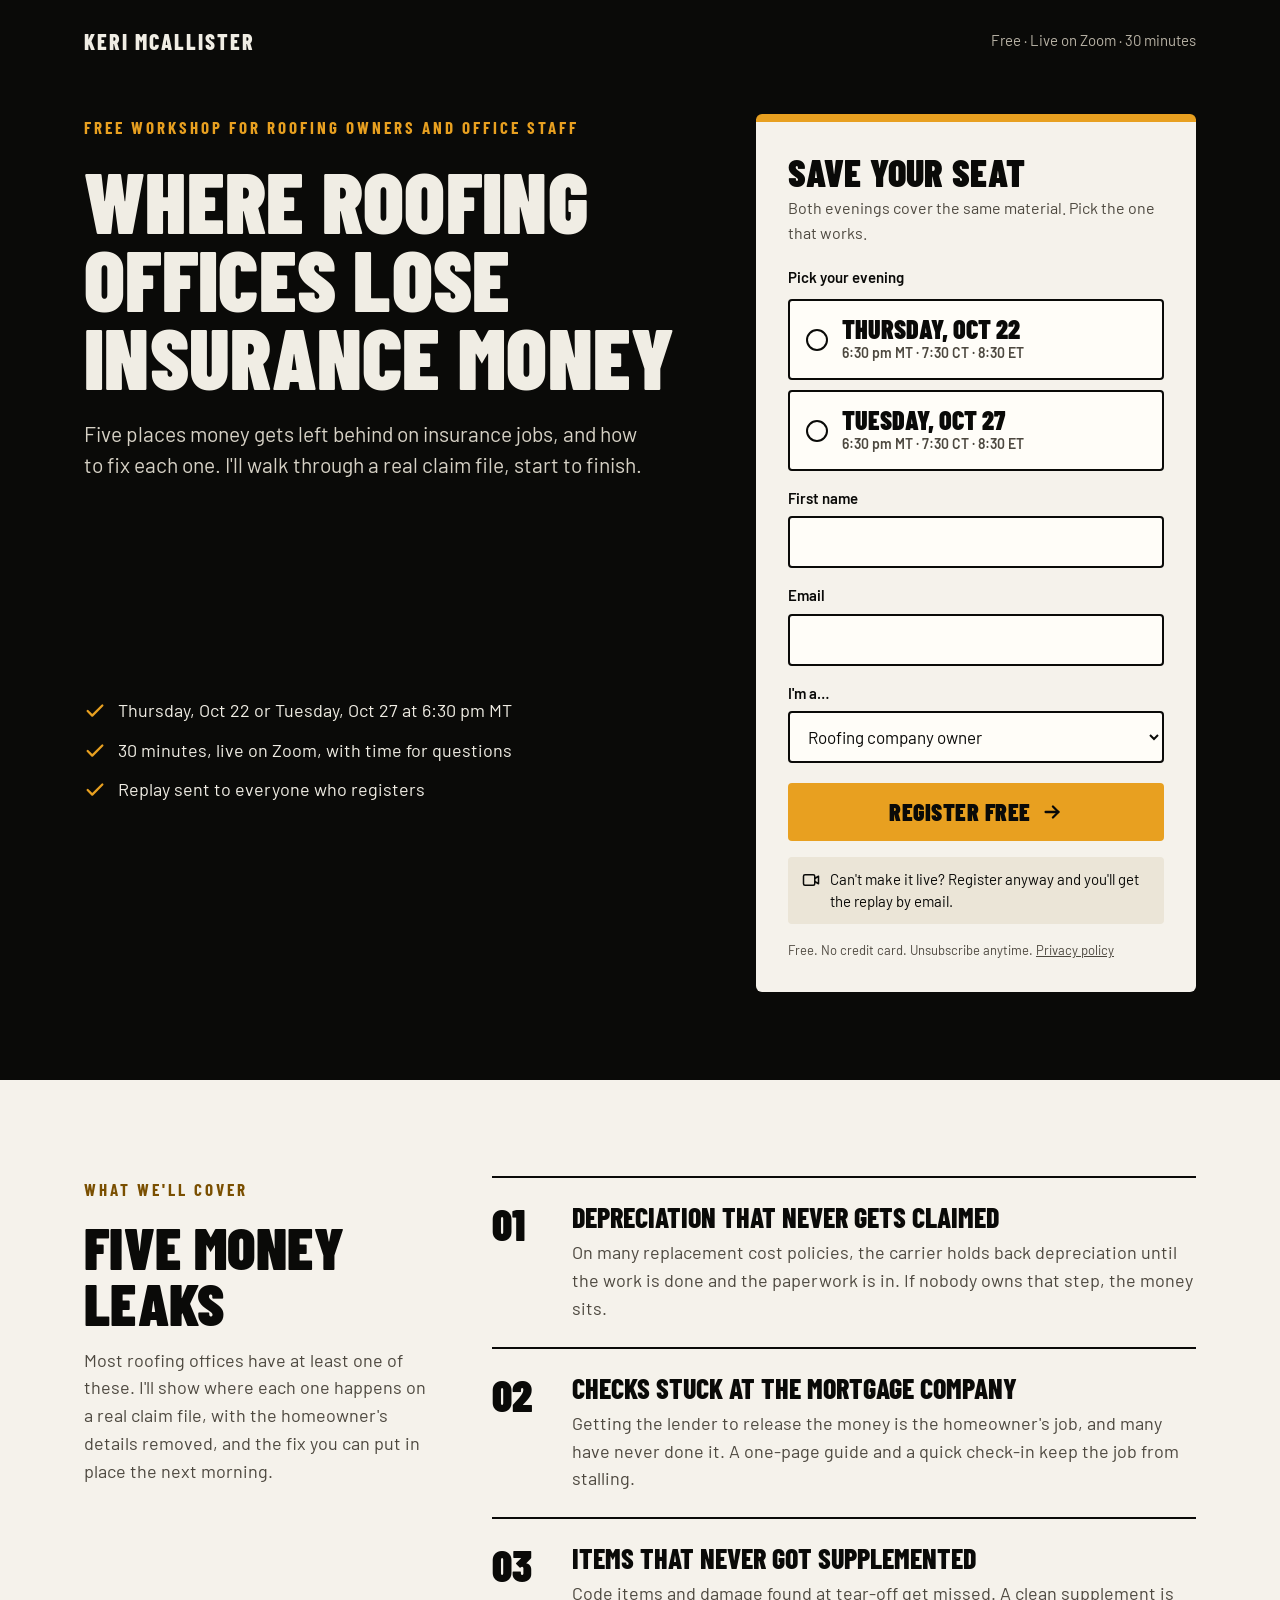
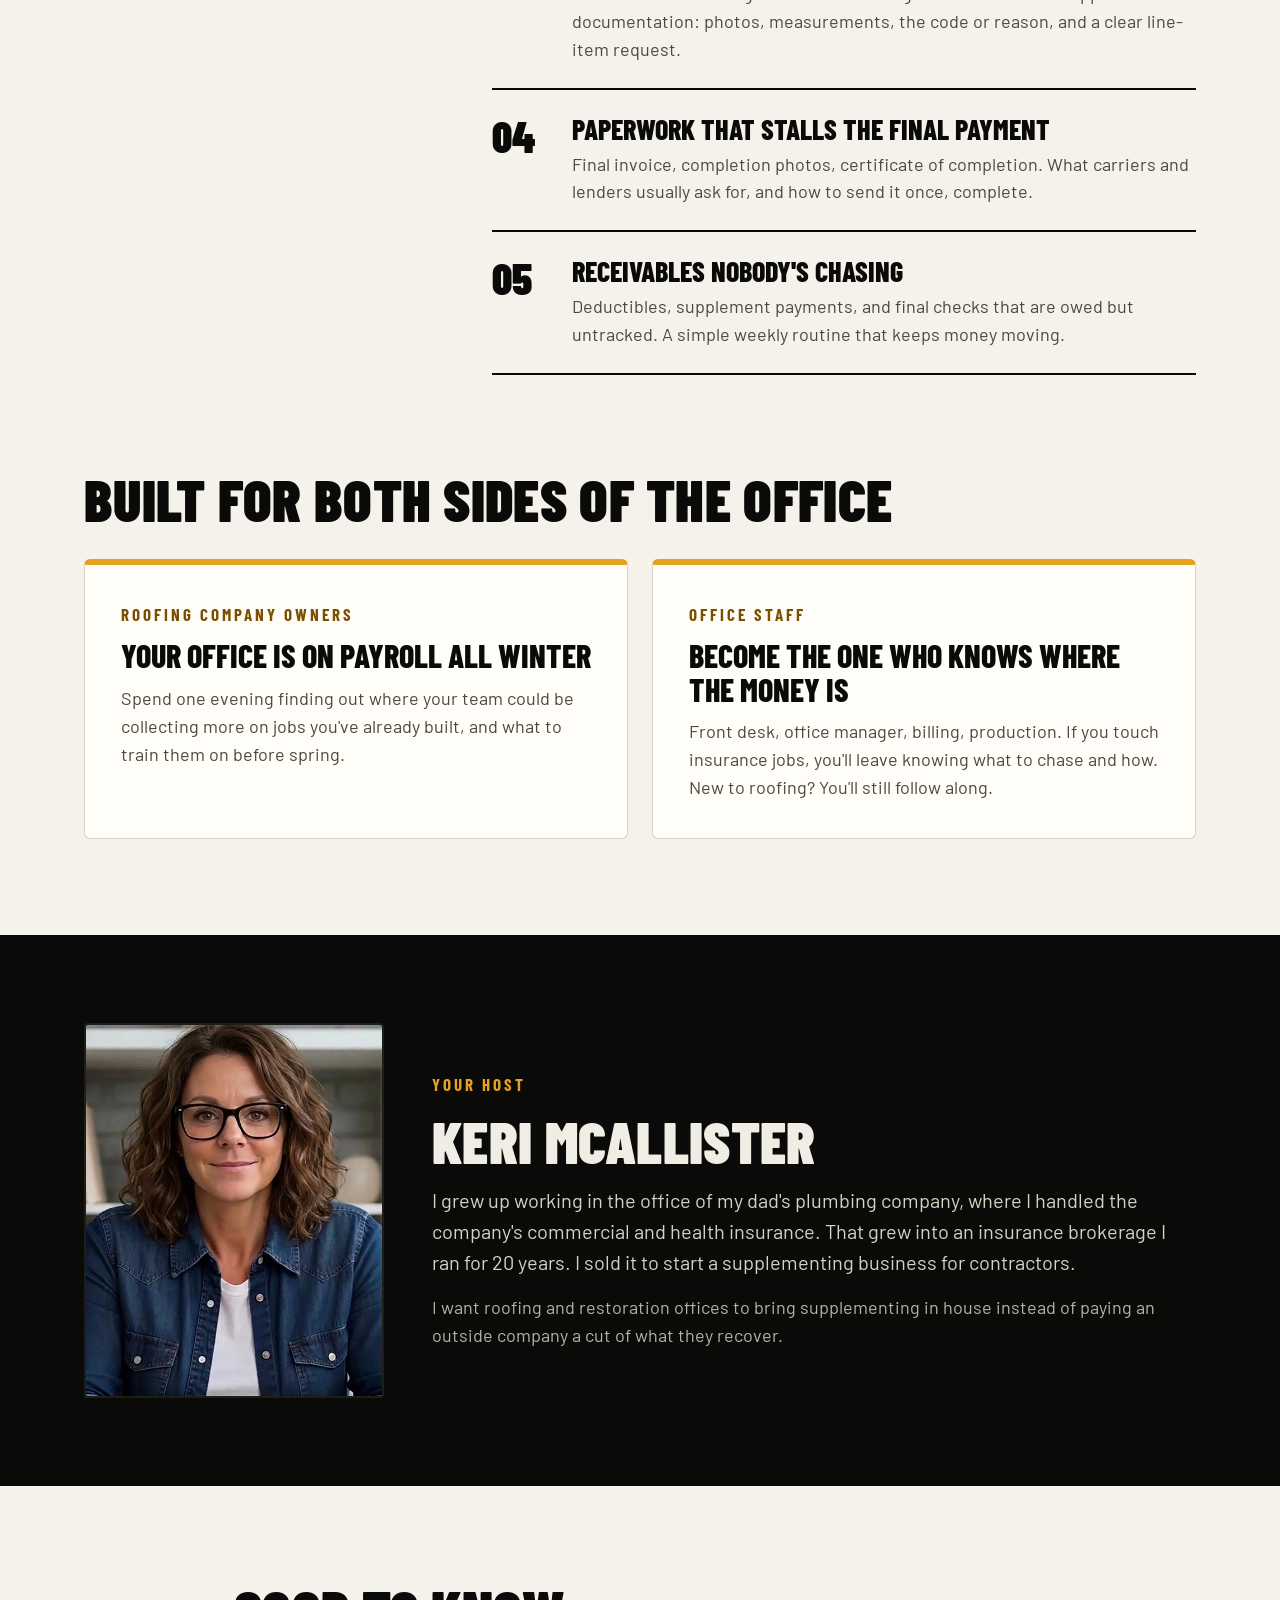
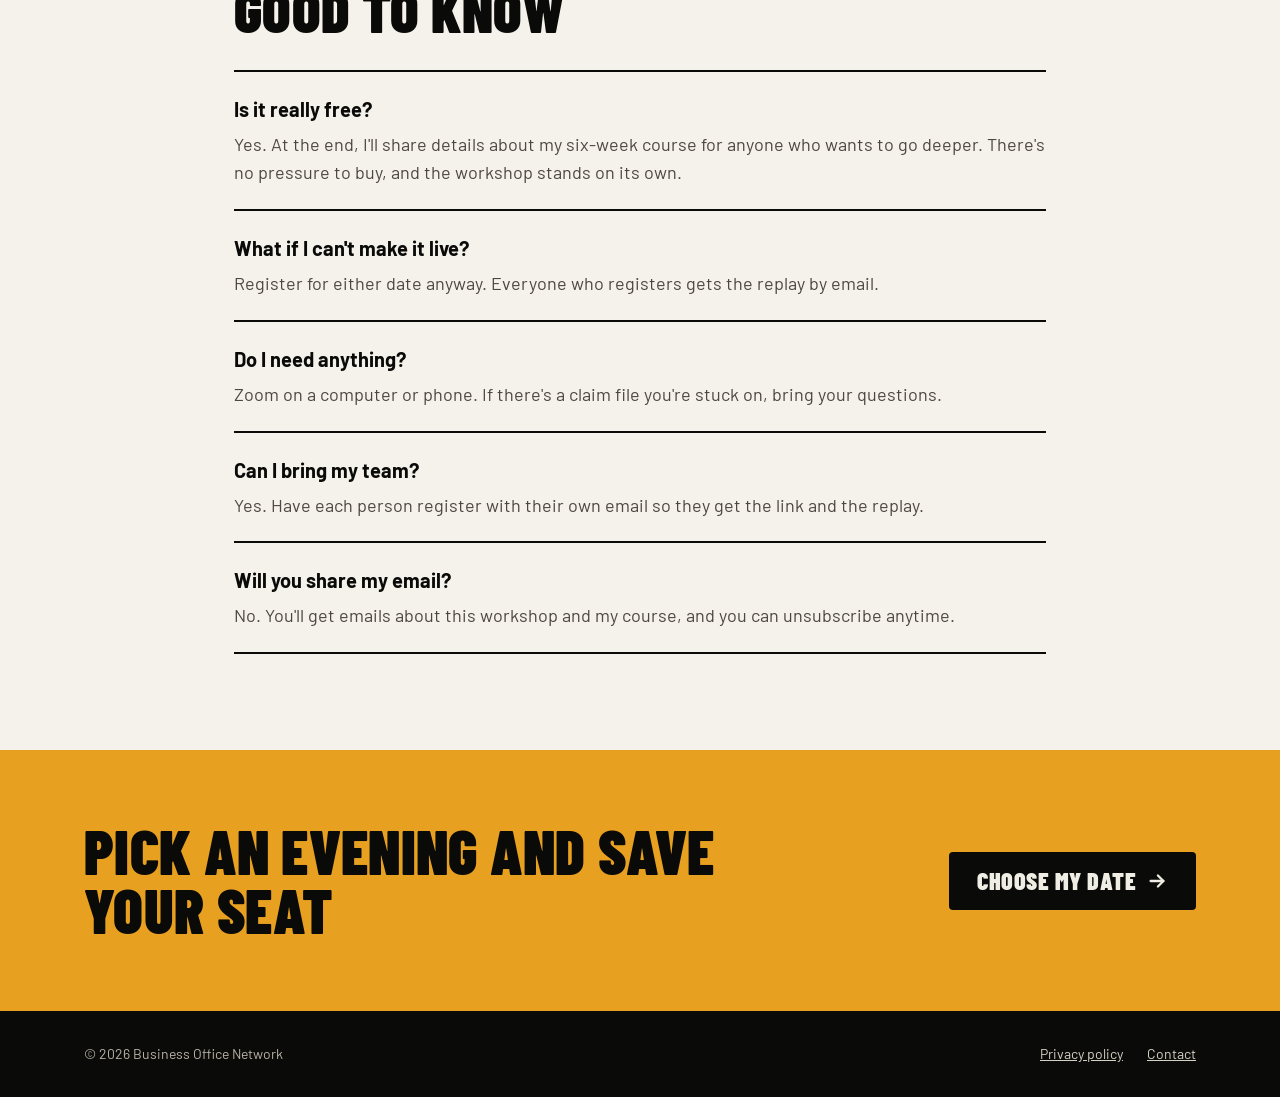
<file: site/index.html>
<!doctype html>
<html lang="en">
<head>
<meta charset="utf-8">
<meta name="viewport" content="width=device-width, initial-scale=1">
<title>Where Roofing Offices Lose Insurance Money | Free Workshop</title>
<meta name="description" content="Free 30-minute evening workshop for roofing owners and office staff. Five places money gets left behind on insurance jobs, and how to fix each one.">

<!-- Link previews (Facebook, texts, group posts). If the site address ever changes, update og:url and og:image. -->
<meta property="og:type" content="website">
<meta property="og:url" content="https://roofingofficeworkshop.netlify.app/">
<meta property="og:title" content="Free workshop: Where Roofing Offices Lose Insurance Money">
<meta property="og:description" content="Five places money gets left behind on insurance jobs, and how to fix each one. Live on Zoom, Oct 22 or Oct 27.">
<meta property="og:image" content="https://roofingofficeworkshop.netlify.app/img/share.jpg?v=2">
<meta property="og:image:width" content="1200">
<meta property="og:image:height" content="630">
<meta property="og:image:alt" content="Free live workshop: Where roofing offices lose insurance money. Thursday Oct 22 or Tuesday Oct 27, 6:30 pm MT.">
<meta name="twitter:card" content="summary_large_image">

<link rel="icon" href="favicon.svg" type="image/svg+xml">
<link rel="preconnect" href="https://fonts.googleapis.com">
<link rel="preconnect" href="https://fonts.gstatic.com" crossorigin>
<link href="https://fonts.googleapis.com/css2?family=Barlow+Condensed:wght@700;800;900&family=Barlow:wght@400;500;600;700&display=swap" rel="stylesheet">
<link rel="stylesheet" href="styles.css">
<script src="config.js"></script>
<script src="app.js" defer></script>
</head>
<body>

<header class="dark hero">
  <div class="wrap">
    <div class="topbar">
      <a class="brand" href="/">Keri McAllister</a>
      <small>Free · Live on Zoom · 30 minutes</small>
    </div>

    <div class="hero-grid">
      <div class="hero-copy">
        <p class="eyebrow">Free workshop for roofing owners and office staff</p>
        <h1 class="display">Where roofing offices lose insurance money</h1>
        <p class="lede">Five places money gets left behind on insurance jobs, and how to fix each one. I'll walk through a real claim file, start to finish.</p>
      </div>

      <section class="card" id="register" aria-labelledby="register-title">
        <h2 class="display" id="register-title">Save your seat</h2>
        <p class="card-sub">Both evenings cover the same material. Pick the one that works.</p>

        <form class="form" id="reg-form" novalidate>
          <fieldset>
            <legend>Pick your evening</legend>
            <div class="dates">
              <label class="date-opt">
                <input type="radio" name="date" value="oct22" required>
                <span class="dot" aria-hidden="true"></span>
                <span>
                  <span class="date-name">Thursday, Oct 22</span>
                  <span class="date-time">6:30 pm MT · 7:30 CT · 8:30 ET</span>
                </span>
              </label>
              <label class="date-opt">
                <input type="radio" name="date" value="oct27">
                <span class="dot" aria-hidden="true"></span>
                <span>
                  <span class="date-name">Tuesday, Oct 27</span>
                  <span class="date-time">6:30 pm MT · 7:30 CT · 8:30 ET</span>
                </span>
              </label>
            </div>
          </fieldset>

          <div class="field">
            <label for="firstName">First name</label>
            <input id="firstName" name="firstName" type="text" autocomplete="given-name" required maxlength="80">
          </div>
          <div class="field">
            <label for="email">Email</label>
            <input id="email" name="email" type="email" autocomplete="email" inputmode="email" required maxlength="200">
          </div>
          <div class="field">
            <label for="role">I'm a…</label>
            <select id="role" name="role">
              <option value="owner">Roofing company owner</option>
              <option value="staff">Roofing office staff</option>
              <option value="other">Something else</option>
            </select>
          </div>

          <div class="hp" aria-hidden="true">
            <label for="website">Leave this empty</label>
            <input id="website" name="website" type="text" tabindex="-1" autocomplete="off">
          </div>

          <div class="form-error" id="form-error" role="alert" tabindex="-1" hidden></div>

          <button class="btn" type="submit">Register free
            <svg width="22" height="22" viewBox="0 0 24 24" fill="none" stroke="currentColor" stroke-width="2.5" stroke-linecap="round" stroke-linejoin="round" aria-hidden="true"><path d="M5 12h14"/><path d="m13 6 6 6-6 6"/></svg>
          </button>

          <div class="note">
            <svg width="18" height="18" viewBox="0 0 24 24" fill="none" stroke="currentColor" stroke-width="2" stroke-linecap="round" stroke-linejoin="round" aria-hidden="true"><rect x="2" y="5" width="15" height="14" rx="2"/><path d="m17 10 5-3v10l-5-3"/></svg>
            <span>Can't make it live? Register anyway and you'll get the replay by email.</span>
          </div>
          <p class="fine">Free. No credit card. Unsubscribe anytime. <a href="privacy.html">Privacy policy</a></p>
        </form>
      </section>

      <ul class="facts">
        <li><svg width="22" height="22" viewBox="0 0 24 24" fill="none" stroke="currentColor" stroke-width="2.5" stroke-linecap="round" stroke-linejoin="round" aria-hidden="true"><path d="M20 6 9 17l-5-5"/></svg><span>Thursday, Oct 22 or Tuesday, Oct 27 at 6:30 pm MT</span></li>
        <li><svg width="22" height="22" viewBox="0 0 24 24" fill="none" stroke="currentColor" stroke-width="2.5" stroke-linecap="round" stroke-linejoin="round" aria-hidden="true"><path d="M20 6 9 17l-5-5"/></svg><span>30 minutes, live on Zoom, with time for questions</span></li>
        <li><svg width="22" height="22" viewBox="0 0 24 24" fill="none" stroke="currentColor" stroke-width="2.5" stroke-linecap="round" stroke-linejoin="round" aria-hidden="true"><path d="M20 6 9 17l-5-5"/></svg><span>Replay sent to everyone who registers</span></li>
      </ul>
    </div>
  </div>
</header>

<main>
  <section class="section" aria-labelledby="leaks-title">
    <div class="wrap split">
      <div class="split-head">
        <p class="eyebrow on-light">What we'll cover</p>
        <h2 class="display h2" id="leaks-title">Five money leaks</h2>
        <p class="muted">Most roofing offices have at least one of these. I'll show where each one happens on a real claim file, with the homeowner's details removed, and the fix you can put in place the next morning.</p>
      </div>
      <ol class="leaks">
        <li>
          <span class="num" aria-hidden="true">01</span>
          <div>
            <h3>Depreciation that never gets claimed</h3>
            <p>On many replacement cost policies, the carrier holds back depreciation until the work is done and the paperwork is in. If nobody owns that step, the money sits.</p>
          </div>
        </li>
        <li>
          <span class="num" aria-hidden="true">02</span>
          <div>
            <h3>Checks stuck at the mortgage company</h3>
            <p>Getting the lender to release the money is the homeowner's job, and many have never done it. A one-page guide and a quick check-in keep the job from stalling.</p>
          </div>
        </li>
        <li>
          <span class="num" aria-hidden="true">03</span>
          <div>
            <h3>Items that never got supplemented</h3>
            <p>Code items and damage found at tear-off get missed. A clean supplement is documentation: photos, measurements, the code or reason, and a clear line-item request.</p>
          </div>
        </li>
        <li>
          <span class="num" aria-hidden="true">04</span>
          <div>
            <h3>Paperwork that stalls the final payment</h3>
            <p>Final invoice, completion photos, certificate of completion. What carriers and lenders usually ask for, and how to send it once, complete.</p>
          </div>
        </li>
        <li>
          <span class="num" aria-hidden="true">05</span>
          <div>
            <h3>Receivables nobody's chasing</h3>
            <p>Deductibles, supplement payments, and final checks that are owed but untracked. A simple weekly routine that keeps money moving.</p>
          </div>
        </li>
      </ol>
    </div>
  </section>

  <section class="section tight-top" aria-labelledby="who-title">
    <div class="wrap">
      <h2 class="display h2" id="who-title">Built for both sides of the office</h2>
      <div class="cards">
        <div class="acard">
          <p class="eyebrow on-light">Roofing company owners</p>
          <h3>Your office is on payroll all winter</h3>
          <p>Spend one evening finding out where your team could be collecting more on jobs you've already built, and what to train them on before spring.</p>
        </div>
        <div class="acard">
          <p class="eyebrow on-light">Office staff</p>
          <h3>Become the one who knows where the money is</h3>
          <p>Front desk, office manager, billing, production. If you touch insurance jobs, you'll leave knowing what to chase and how. New to roofing? You'll still follow along.</p>
        </div>
      </div>
    </div>
  </section>

  <section class="dark host-sec" aria-labelledby="host-title">
    <div class="wrap host">
      <div class="host-photo">
        <img src="img/host.jpg" alt="Keri McAllister">
      </div>
      <div class="host-text">
        <p class="eyebrow">Your host</p>
        <h2 class="display h2" id="host-title">Keri McAllister</h2>
        <p class="host-bio">I grew up working in the office of my dad's plumbing company, where I handled the company's commercial and health insurance. That grew into an insurance brokerage I ran for 20 years. I sold it to start a supplementing business for contractors.</p>
        <p class="host-why">I want roofing and restoration offices to bring supplementing in house instead of paying an outside company a cut of what they recover.</p>
      </div>
    </div>
  </section>

  <section class="section" aria-labelledby="faq-title">
    <div class="wrap faq">
      <h2 class="display h2" id="faq-title">Good to know</h2>
      <dl>
        <div>
          <dt>Is it really free?</dt>
          <dd>Yes. At the end, I'll share details about my six-week course for anyone who wants to go deeper. There's no pressure to buy, and the workshop stands on its own.</dd>
        </div>
        <div>
          <dt>What if I can't make it live?</dt>
          <dd>Register for either date anyway. Everyone who registers gets the replay by email.</dd>
        </div>
        <div>
          <dt>Do I need anything?</dt>
          <dd>Zoom on a computer or phone. If there's a claim file you're stuck on, bring your questions.</dd>
        </div>
        <div>
          <dt>Can I bring my team?</dt>
          <dd>Yes. Have each person register with their own email so they get the link and the replay.</dd>
        </div>
        <div>
          <dt>Will you share my email?</dt>
          <dd>No. You'll get emails about this workshop and my course, and you can unsubscribe anytime.</dd>
        </div>
      </dl>
    </div>
  </section>

  <section class="band" aria-labelledby="band-title">
    <div class="wrap">
      <h2 class="display" id="band-title">Pick an evening and save your seat</h2>
      <a class="btn btn-dark" href="#register">Choose my date
        <svg width="22" height="22" viewBox="0 0 24 24" fill="none" stroke="currentColor" stroke-width="2.5" stroke-linecap="round" stroke-linejoin="round" aria-hidden="true"><path d="M5 12h14"/><path d="m13 6 6 6-6 6"/></svg>
      </a>
    </div>
  </section>
</main>

<footer class="footer">
  <div class="wrap">
    <span>© 2026 Business Office Network</span>
    <nav aria-label="Footer">
      <a href="privacy.html">Privacy policy</a>
      <a href="mailto:training@businessofficenetwork.com">Contact</a>
    </nav>
  </div>
</footer>

</body>
</html>
</file>
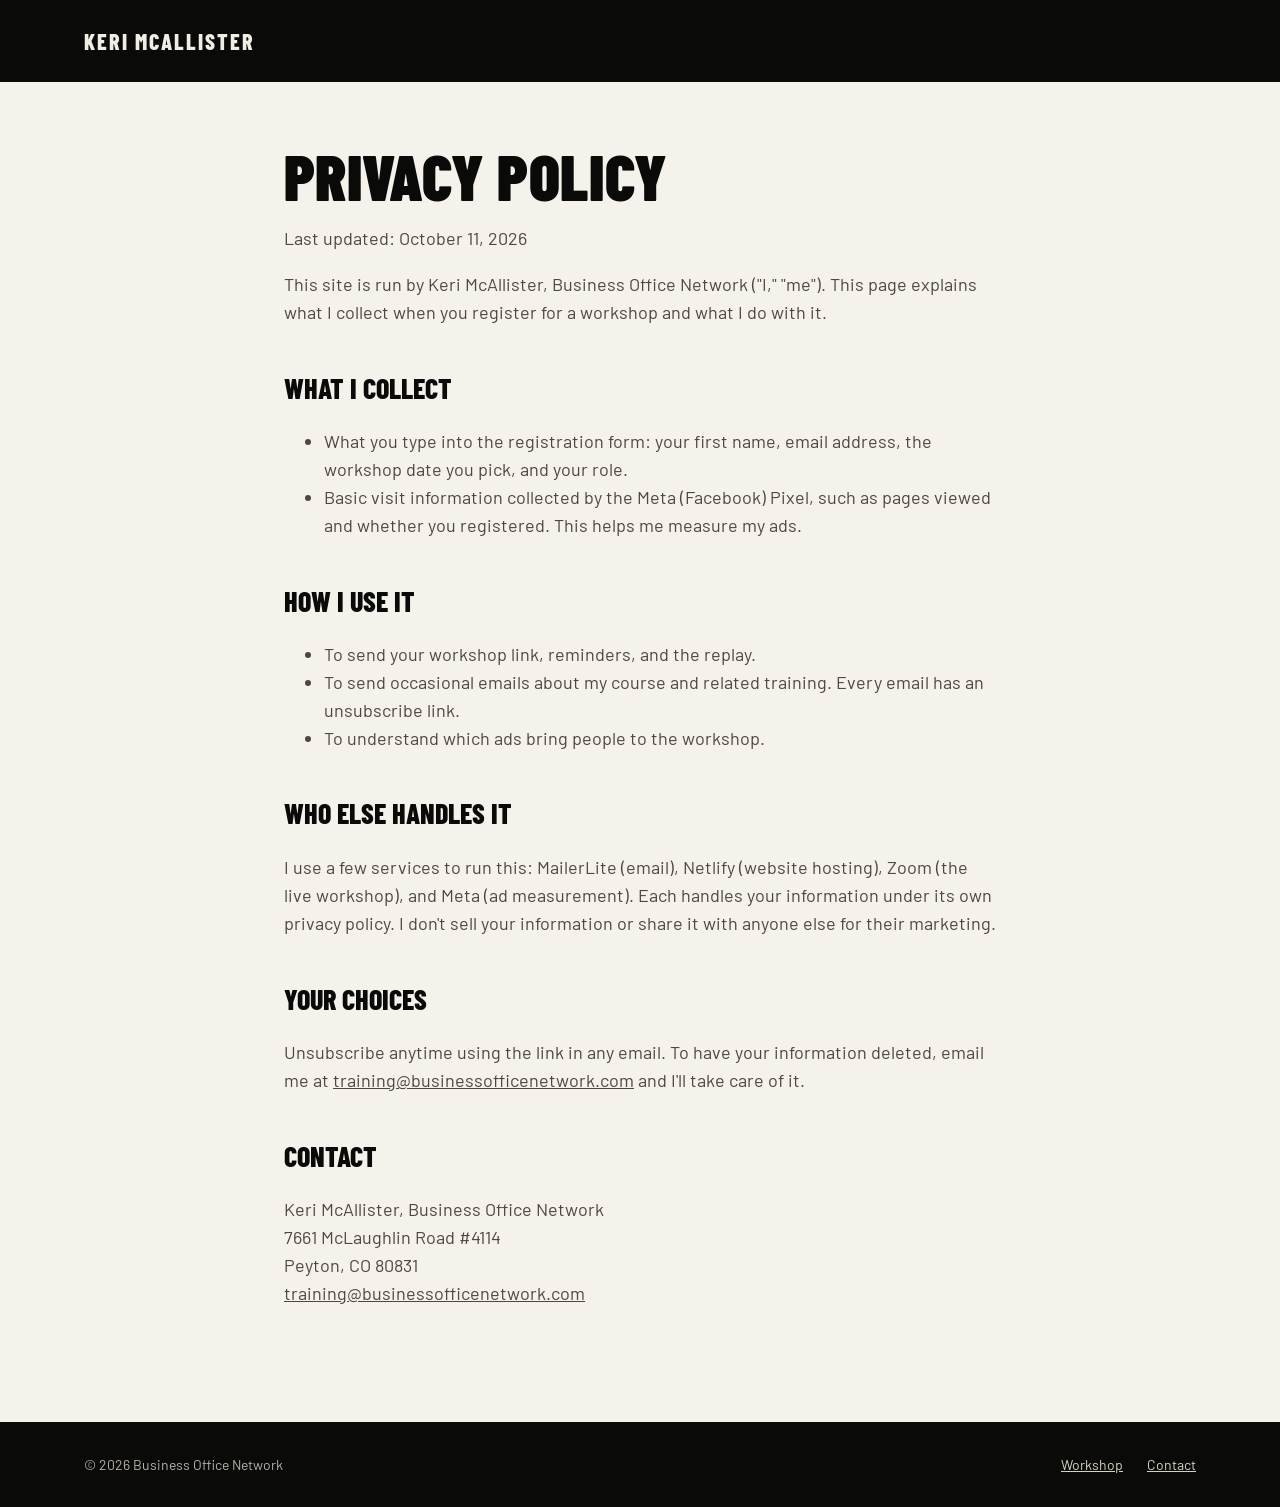
<file: site/privacy.html>
<!doctype html>
<html lang="en">
<head>
<meta charset="utf-8">
<meta name="viewport" content="width=device-width, initial-scale=1">
<title>Privacy Policy</title>
<link rel="icon" href="favicon.svg" type="image/svg+xml">
<link rel="preconnect" href="https://fonts.googleapis.com">
<link rel="preconnect" href="https://fonts.gstatic.com" crossorigin>
<link href="https://fonts.googleapis.com/css2?family=Barlow+Condensed:wght@700;800;900&family=Barlow:wght@400;500;600;700&display=swap" rel="stylesheet">
<link rel="stylesheet" href="styles.css">
<script src="config.js"></script>
<script src="app.js" defer></script>
</head>
<body>

<header class="dark">
  <div class="wrap">
    <div class="topbar">
      <a class="brand" href="/">Keri McAllister</a>
    </div>
  </div>
</header>

<main class="prose">
  <h1 class="display">Privacy policy</h1>
  <p>Last updated: October 11, 2026</p>

  <p>This site is run by Keri McAllister, Business Office Network ("I," "me"). This page explains what I collect when you register for a workshop and what I do with it.</p>

  <h2>What I collect</h2>
  <ul>
    <li>What you type into the registration form: your first name, email address, the workshop date you pick, and your role.</li>
    <li>Basic visit information collected by the Meta (Facebook) Pixel, such as pages viewed and whether you registered. This helps me measure my ads.</li>
  </ul>

  <h2>How I use it</h2>
  <ul>
    <li>To send your workshop link, reminders, and the replay.</li>
    <li>To send occasional emails about my course and related training. Every email has an unsubscribe link.</li>
    <li>To understand which ads bring people to the workshop.</li>
  </ul>

  <h2>Who else handles it</h2>
  <p>I use a few services to run this: MailerLite (email), Netlify (website hosting), Zoom (the live workshop), and Meta (ad measurement). Each handles your information under its own privacy policy. I don't sell your information or share it with anyone else for their marketing.</p>

  <h2>Your choices</h2>
  <p>Unsubscribe anytime using the link in any email. To have your information deleted, email me at <a href="mailto:training@businessofficenetwork.com">training@businessofficenetwork.com</a> and I'll take care of it.</p>

  <h2>Contact</h2>
  <p>Keri McAllister, Business Office Network<br>7661 McLaughlin Road #4114<br>Peyton, CO 80831<br><a href="mailto:training@businessofficenetwork.com">training@businessofficenetwork.com</a></p>
</main>

<footer class="footer">
  <div class="wrap">
    <span>© 2026 Business Office Network</span>
    <nav aria-label="Footer">
      <a href="/">Workshop</a>
      <a href="mailto:training@businessofficenetwork.com">Contact</a>
    </nav>
  </div>
</footer>

</body>
</html>
</file>
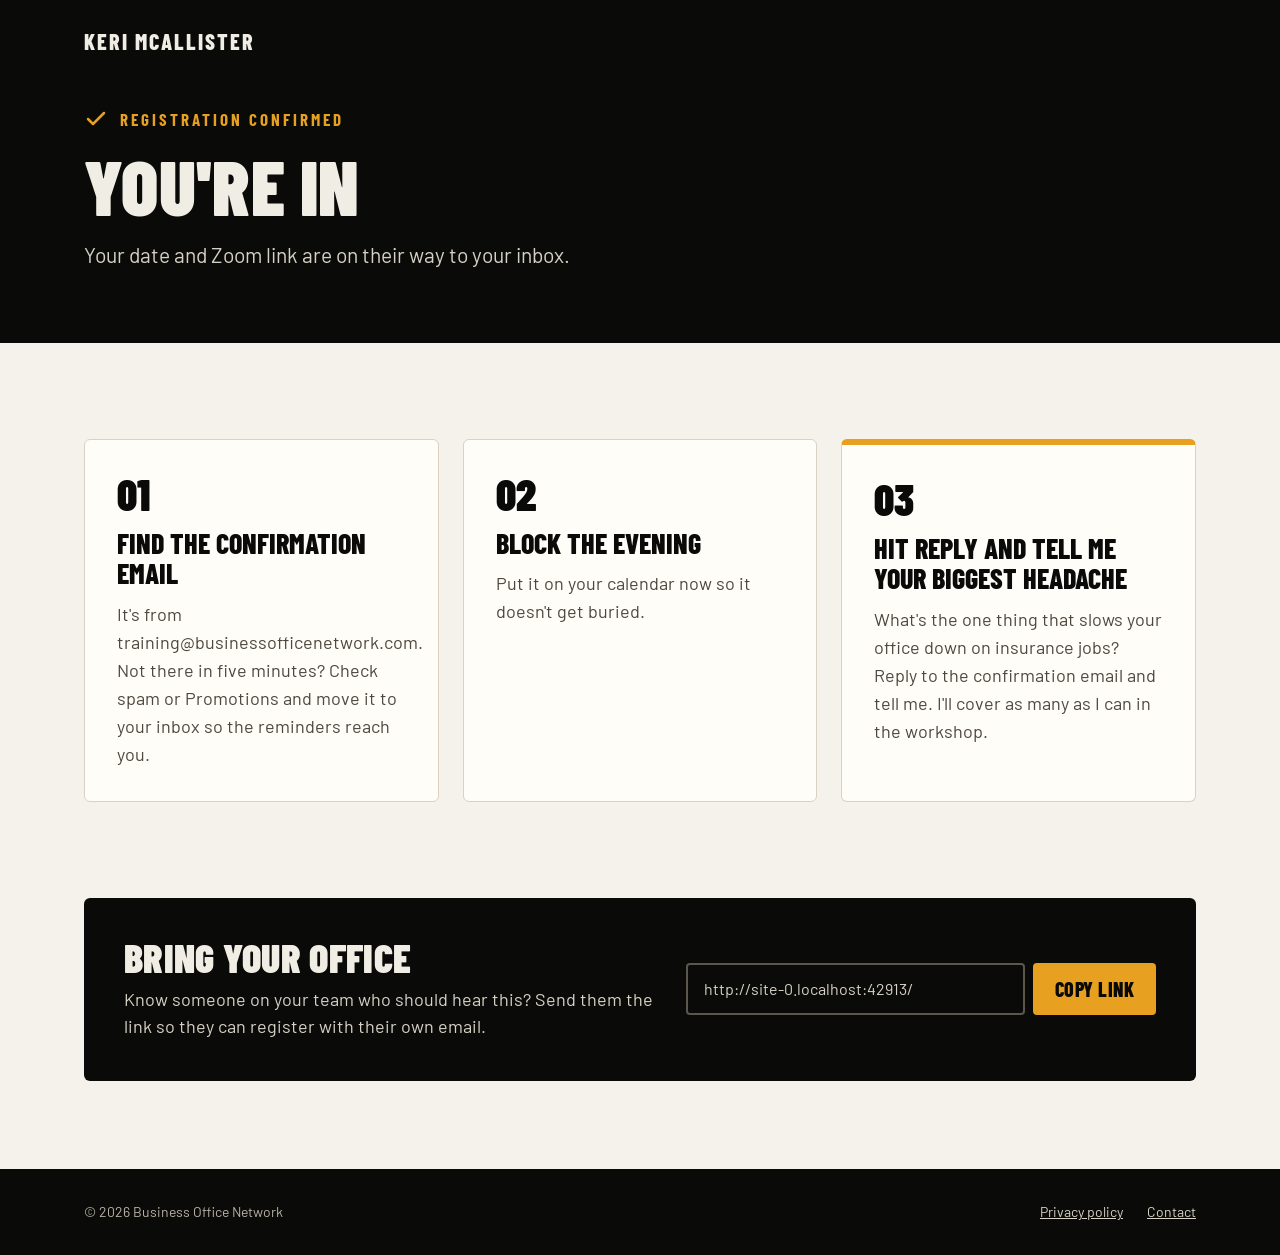
<file: site/thank-you.html>
<!doctype html>
<html lang="en">
<head>
<meta charset="utf-8">
<meta name="viewport" content="width=device-width, initial-scale=1">
<title>You're registered | Free Workshop</title>
<meta name="robots" content="noindex">
<link rel="icon" href="favicon.svg" type="image/svg+xml">
<link rel="preconnect" href="https://fonts.googleapis.com">
<link rel="preconnect" href="https://fonts.gstatic.com" crossorigin>
<link href="https://fonts.googleapis.com/css2?family=Barlow+Condensed:wght@700;800;900&family=Barlow:wght@400;500;600;700&display=swap" rel="stylesheet">
<link rel="stylesheet" href="styles.css">
<script src="config.js"></script>
<script src="app.js" defer></script>
</head>
<body id="ty">

<header class="dark ty-hero">
  <div class="wrap">
    <div class="topbar">
      <a class="brand" href="/">Keri McAllister</a>
    </div>
    <div class="ty-head">
      <p class="eyebrow">
        <svg width="24" height="24" viewBox="0 0 24 24" fill="none" stroke="currentColor" stroke-width="2.5" stroke-linecap="round" stroke-linejoin="round" aria-hidden="true"><path d="M20 6 9 17l-5-5"/></svg>
        Registration confirmed
      </p>
      <h1 class="display">You're in</h1>
      <p class="lede" id="ty-when">Your date and Zoom link are on their way to your inbox.</p>
    </div>
  </div>
</header>

<main>
  <section class="section">
    <div class="wrap steps">
      <div class="step">
        <span class="num" aria-hidden="true">01</span>
        <h2>Find the confirmation email</h2>
        <p>It's from training@businessofficenetwork.com. Not there in five minutes? Check spam or Promotions and move it to your inbox so the reminders reach you.</p>
      </div>
      <div class="step">
        <span class="num" aria-hidden="true">02</span>
        <h2>Block the evening</h2>
        <p>Put it on your calendar now so it doesn't get buried.</p>
        <div class="cal-btns" id="cal-btns" hidden>
          <a class="btn btn-sm btn-outline" id="cal-google" href="#" target="_blank" rel="noopener">Google Calendar</a>
          <a class="btn btn-sm btn-outline" id="cal-ics" href="#">Apple / Outlook</a>
        </div>
      </div>
      <div class="step accent">
        <span class="num" aria-hidden="true">03</span>
        <h2>Hit reply and tell me your biggest headache</h2>
        <p>What's the one thing that slows your office down on insurance jobs? Reply to the confirmation email and tell me. I'll cover as many as I can in the workshop.</p>
      </div>
    </div>
  </section>

  <div class="wrap">
    <section class="dark share" aria-labelledby="share-title">
      <div class="share-text">
        <h2 class="display" id="share-title">Bring your office</h2>
        <p>Know someone on your team who should hear this? Send them the link so they can register with their own email.</p>
      </div>
      <div class="share-row">
        <div class="share-url" id="share-url"></div>
        <button class="btn" type="button" id="copy-link">Copy link</button>
      </div>
    </section>
  </div>
</main>

<footer class="footer">
  <div class="wrap">
    <span>© 2026 Business Office Network</span>
    <nav aria-label="Footer">
      <a href="privacy.html">Privacy policy</a>
      <a href="mailto:training@businessofficenetwork.com">Contact</a>
    </nav>
  </div>
</footer>

</body>
</html>
</file>
<file: site/styles.css>
/* ============================================================
   Workshop site styles
   Colors and fonts live in :root — change them here once.
   ============================================================ */
:root {
  --ink: #0a0a08;        /* text on light backgrounds */
  --dark: #0a0a08;       /* dark section background (hero, host, footer) */
  --dark-2: #1f1d18;     /* raised surface on dark */
  --dark-line: #5c574c;  /* borders on dark */
  --dark-hover: #2a2822; /* dark button hover */
  --cream: #f5f2eb;      /* page background */
  --paper: #fffdf8;      /* cards and inputs */
  --gold: #E8A020;       /* accent */
  --gold-hover: #f2b33d;
  --gold-dark: #7a4f00;  /* gold-ish text on light backgrounds (readable) */
  --gold-ink: #2b2000;   /* small text on gold */
  --line: #d9d2c3;
  --tint: #ebe5d7;
  --muted: #4d483f;      /* body text on light */
  --on-dark: #f0ede4;    /* text on dark */
  --on-dark-2: #d6d1c5;
  --on-dark-3: #b8b2a5;
  --display: 'Barlow Condensed', 'Arial Narrow', sans-serif;
  --body: 'Barlow', system-ui, -apple-system, 'Segoe UI', sans-serif;
}

* { box-sizing: border-box; }
html { scroll-behavior: smooth; }
body {
  margin: 0;
  background: var(--cream);
  color: var(--ink);
  font-family: var(--body);
  font-size: 18px;
  line-height: 1.55;
  -webkit-font-smoothing: antialiased;
}
img { max-width: 100%; display: block; }
a { color: inherit; }
[hidden] { display: none !important; }

.wrap { max-width: 1160px; margin: 0 auto; padding: 0 24px; }
.dark { background: var(--dark); color: var(--on-dark); }

.display {
  margin: 0;
  font-family: var(--display);
  font-weight: 900;
  text-transform: uppercase;
  line-height: 0.95;
  letter-spacing: 0.3px;
}
.h2 { font-size: clamp(40px, 4.6vw, 60px); }
.eyebrow {
  margin: 0;
  font-family: var(--display);
  font-weight: 700;
  font-size: 17px;
  letter-spacing: 3px;
  text-transform: uppercase;
}
.dark .eyebrow { color: var(--gold); }
.eyebrow.on-light { color: var(--gold-dark); }
.muted { color: var(--muted); }

/* ---------- Buttons ---------- */
.btn {
  display: inline-flex;
  align-items: center;
  justify-content: center;
  gap: 10px;
  min-height: 58px;
  padding: 0 28px;
  border: 0;
  border-radius: 4px;
  background: var(--gold);
  color: var(--ink);
  font-family: var(--display);
  font-weight: 900;
  font-size: 24px;
  letter-spacing: 0.5px;
  text-transform: uppercase;
  text-decoration: none;
  cursor: pointer;
}
.btn:hover { background: var(--gold-hover); }
.btn:disabled { opacity: 0.65; cursor: progress; }
.btn:focus-visible { outline: 3px solid var(--ink); outline-offset: 3px; }
.dark .btn:focus-visible { outline-color: var(--gold); }
.btn-dark { background: var(--dark); color: var(--on-dark); }
.btn-dark:hover { background: var(--dark-hover); }
.btn-dark:focus-visible { outline-color: var(--ink); }
.btn-sm { min-height: 46px; font-size: 18px; padding: 0 18px; font-weight: 800; }
.btn-outline { background: transparent; border: 2px solid var(--ink); }
.btn-outline:hover { background: var(--tint); }

/* ---------- Top bar ---------- */
.topbar {
  display: flex;
  justify-content: space-between;
  align-items: center;
  gap: 16px;
  padding: 24px 0;
}
.brand {
  font-family: var(--display);
  font-weight: 800;
  font-size: 22px;
  letter-spacing: 2px;
  text-transform: uppercase;
  text-decoration: none;
}
.topbar small { font-size: 15px; color: var(--on-dark-3); }

/* ---------- Hero ---------- */
.hero { padding-bottom: 88px; }
.hero-grid {
  display: grid;
  grid-template-columns: minmax(0, 1fr) minmax(0, 440px);
  grid-template-areas: "copy card" "facts card";
  column-gap: 64px;
  row-gap: 28px;
  align-items: start;
  padding-top: 32px;
}
.hero-copy { grid-area: copy; display: flex; flex-direction: column; gap: 22px; }
.hero h1 { font-size: clamp(50px, 6.6vw, 92px); line-height: 0.92; }
.lede { margin: 0; font-size: 21px; line-height: 1.5; color: var(--on-dark-2); max-width: 560px; }
.facts { grid-area: facts; list-style: none; margin: 0; padding: 0; display: flex; flex-direction: column; gap: 12px; }
.facts li { display: flex; gap: 12px; align-items: flex-start; }
.facts svg { color: var(--gold); flex: none; margin-top: 3px; }

/* ---------- Registration card ---------- */
.card {
  grid-area: card;
  align-self: center;
  background: var(--cream);
  color: var(--ink);
  border-top: 8px solid var(--gold);
  border-radius: 6px;
  padding: 32px;
  scroll-margin-top: 24px;
}
.card h2 { font-size: 38px; margin-bottom: 6px; }
.card-sub { margin: 0 0 20px; font-size: 16px; color: var(--muted); }

.form { display: flex; flex-direction: column; gap: 16px; }
fieldset { border: 0; margin: 0; padding: 0; min-width: 0; }
legend { padding: 0; margin-bottom: 10px; font-weight: 600; font-size: 15px; }
.dates { display: flex; flex-direction: column; gap: 10px; }
.date-opt {
  position: relative;
  display: flex;
  align-items: center;
  gap: 14px;
  min-height: 44px;
  padding: 14px 16px;
  border: 2px solid var(--ink);
  border-radius: 4px;
  background: var(--paper);
  cursor: pointer;
}
.date-opt input { position: absolute; opacity: 0; width: 1px; height: 1px; }
.dot {
  flex: none;
  width: 22px;
  height: 22px;
  border: 2px solid var(--ink);
  border-radius: 50%;
  display: grid;
  place-items: center;
  background: var(--paper);
}
.date-opt input:checked ~ .dot::after {
  content: "";
  width: 10px;
  height: 10px;
  border-radius: 50%;
  background: var(--ink);
}
.date-opt input:focus-visible ~ .dot { outline: 3px solid var(--ink); outline-offset: 3px; }
.date-opt:has(input:checked) { background: var(--gold); }
.date-name {
  display: block;
  font-family: var(--display);
  font-weight: 900;
  font-size: 26px;
  line-height: 1.05;
  text-transform: uppercase;
}
.date-time { display: block; font-size: 14px; font-weight: 600; color: var(--muted); }
.date-opt:has(input:checked) .date-time { color: var(--gold-ink); }

.field { display: flex; flex-direction: column; gap: 6px; }
.field label { font-weight: 600; font-size: 15px; }
.field input,
.field select {
  width: 100%;
  height: 52px;
  padding: 0 14px;
  border: 2px solid var(--ink);
  border-radius: 4px;
  background: var(--paper);
  color: var(--ink);
  font-family: var(--body);
  font-size: 17px;
}
.field input:focus-visible,
.field select:focus-visible { outline: 3px solid var(--gold); outline-offset: 2px; }

.form .btn { width: 100%; margin-top: 4px; }
.form-error {
  padding: 12px 14px;
  border: 2px solid #a12a14;
  border-radius: 4px;
  background: #fde8e4;
  color: #5c1405;
  font-size: 15px;
}
.form-error:focus { outline: none; }
.note {
  display: flex;
  gap: 10px;
  align-items: flex-start;
  padding: 12px 14px;
  border-radius: 4px;
  background: var(--tint);
  font-size: 15px;
  line-height: 1.45;
}
.note svg { flex: none; margin-top: 2px; }
.fine { margin: 0; font-size: 13px; color: var(--muted); }
.fine a { color: var(--muted); }

/* Spam trap: hidden from people, visible to bots */
.hp { position: absolute; left: -9999px; width: 1px; height: 1px; overflow: hidden; }

/* ---------- Sections ---------- */
.section { padding: 96px 0; }
.section.tight-top { padding-top: 0; }
.split { display: grid; grid-template-columns: minmax(0, 1fr) minmax(0, 2fr); gap: 56px; }
.split-head { display: flex; flex-direction: column; gap: 16px; }
.split-head p { margin: 0; }

.leaks { list-style: none; margin: 0; padding: 0; border-bottom: 2px solid var(--ink); }
.leaks li { display: flex; gap: 24px; padding: 24px 0; border-top: 2px solid var(--ink); }
.num { font-family: var(--display); font-weight: 900; font-size: 44px; line-height: 1; min-width: 56px; }
.leaks h3 {
  margin: 0 0 6px;
  font-family: var(--display);
  font-weight: 800;
  font-size: 28px;
  line-height: 1.1;
  text-transform: uppercase;
}
.leaks p { margin: 0; color: var(--muted); }

.cards { display: grid; grid-template-columns: repeat(2, minmax(0, 1fr)); gap: 24px; margin-top: 32px; }
.acard {
  display: flex;
  flex-direction: column;
  gap: 12px;
  padding: 36px;
  border: 1px solid var(--line);
  border-top: 6px solid var(--gold);
  border-radius: 6px;
  background: var(--paper);
}
.acard h3 {
  margin: 0;
  font-family: var(--display);
  font-weight: 800;
  font-size: 32px;
  line-height: 1.05;
  text-transform: uppercase;
}
.acard p { margin: 0; color: var(--muted); }

.host-sec { padding: 88px 0; }
.host { display: grid; grid-template-columns: 300px minmax(0, 1fr); gap: 48px; align-items: center; }
.host-photo {
  position: relative;
  aspect-ratio: 4 / 5;
  display: grid;
  place-items: center;
  padding: 24px;
  border: 2px dashed var(--dark-line);
  border-radius: 4px;
  background: var(--dark-2);
  color: #a39d90;
  font-size: 15px;
  text-align: center;
  overflow: hidden;
}
.host-photo:has(img) { border-style: solid; border-color: transparent; }
.host-photo img { position: absolute; inset: 0; width: 100%; height: 100%; object-fit: cover; object-position: 50% 10%; }
.host-text { display: flex; flex-direction: column; gap: 16px; }
.host-text p { margin: 0; }
.host-bio { font-size: 20px; color: var(--on-dark-2); }
.host-why { color: var(--on-dark-3); }

.faq { max-width: 860px; margin: 0 auto; }
.faq dl { margin: 32px 0 0; border-bottom: 2px solid var(--ink); }
.faq dl > div { padding: 22px 0; border-top: 2px solid var(--ink); }
.faq dt { margin-bottom: 6px; font-weight: 700; font-size: 20px; }
.faq dd { margin: 0; color: var(--muted); }

.band { background: var(--gold); color: var(--ink); padding: 72px 0; }
.band .wrap { display: flex; flex-wrap: wrap; gap: 32px; align-items: center; justify-content: space-between; }
.band h2 { max-width: 720px; font-size: clamp(40px, 4.8vw, 64px); }

.footer { background: var(--dark); color: var(--on-dark-3); padding: 32px 0; font-size: 14px; }
.footer .wrap { display: flex; flex-wrap: wrap; gap: 16px; justify-content: space-between; }
.footer nav { display: flex; gap: 24px; }
.footer a { color: var(--on-dark-2); }

/* ---------- Thank-you page ---------- */
.ty-hero { padding-bottom: 72px; }
.ty-head { display: flex; flex-direction: column; gap: 18px; max-width: 760px; padding-top: 24px; }
.ty-head .eyebrow { display: flex; align-items: center; gap: 12px; }
.ty-head h1 { font-size: clamp(50px, 6vw, 84px); line-height: 0.92; }
.steps { display: grid; grid-template-columns: repeat(3, minmax(0, 1fr)); gap: 24px; }
.step {
  display: flex;
  flex-direction: column;
  gap: 12px;
  padding: 32px;
  border: 1px solid var(--line);
  border-radius: 6px;
  background: var(--paper);
}
.step.accent { border-top: 6px solid var(--gold); }
.step h2 {
  margin: 0;
  font-family: var(--display);
  font-weight: 800;
  font-size: 28px;
  line-height: 1.1;
  text-transform: uppercase;
}
.step p { margin: 0; color: var(--muted); }
.cal-btns { display: flex; flex-wrap: wrap; gap: 8px; margin-top: 4px; }
.share {
  display: flex;
  flex-wrap: wrap;
  gap: 32px;
  align-items: center;
  justify-content: space-between;
  margin-bottom: 88px;
  padding: 40px;
  border-radius: 6px;
}
.share-text { flex: 1 1 420px; min-width: 0; display: flex; flex-direction: column; gap: 10px; }
.share-text h2 { font-size: 40px; }
.share-text p { margin: 0; color: var(--on-dark-2); }
.share-row { flex: 1 1 360px; min-width: 0; display: flex; flex-wrap: wrap; gap: 8px; }
.share-url {
  flex: 1 1 200px;
  min-width: 0;
  min-height: 52px;
  display: flex;
  align-items: center;
  padding: 0 16px;
  border: 2px solid var(--dark-line);
  border-radius: 4px;
  color: var(--on-dark-2);
  font-size: 16px;
  white-space: nowrap;
  overflow: hidden;
  text-overflow: ellipsis;
}
.share .btn { min-height: 52px; font-size: 20px; font-weight: 800; padding: 0 22px; }

/* ---------- Privacy page ---------- */
.prose { max-width: 760px; margin: 0 auto; padding: 64px 24px 96px; }
.prose h1 { font-size: clamp(44px, 5vw, 64px); margin-bottom: 8px; }
.prose h2 { font-family: var(--display); font-weight: 800; font-size: 28px; text-transform: uppercase; margin: 40px 0 8px; }
.prose p, .prose li { color: var(--muted); }

/* ---------- Phones and small tablets ---------- */
@media (max-width: 900px) {
  .hero-grid {
    grid-template-columns: minmax(0, 1fr);
    grid-template-areas: "copy" "card" "facts";
    padding-top: 8px;
  }
  .split { grid-template-columns: minmax(0, 1fr); gap: 28px; }
  .steps { grid-template-columns: minmax(0, 1fr); }
}
@media (max-width: 760px) {
  body { font-size: 17px; }
  .wrap { padding: 0 20px; }
  .topbar { padding: 20px 0; }
  .topbar small { display: none; } /* the eyebrow already says it */
  .eyebrow { font-size: 15px; letter-spacing: 2px; }
  .hero { padding-bottom: 48px; }
  .hero-copy { gap: 16px; }
  .hero h1 { font-size: 48px; }
  .lede { font-size: 17px; }
  .card { padding: 24px 20px; }
  .card h2 { font-size: 34px; }
  .section { padding: 56px 0; }
  .section.tight-top { padding-top: 0; }
  .num { font-size: 34px; min-width: 40px; }
  .leaks li { gap: 16px; padding: 20px 0; }
  .leaks h3 { font-size: 24px; }
  .leaks p, .acard p, .faq dd { font-size: 16px; }
  .cards { grid-template-columns: minmax(0, 1fr); gap: 20px; margin-top: 20px; }
  .acard { padding: 24px 20px; }
  .acard h3 { font-size: 28px; }
  .host-sec { padding: 56px 0; }
  .host { grid-template-columns: minmax(0, 1fr); gap: 24px; }
  .host-photo { max-width: 320px; }
  .host-bio { font-size: 18px; }
  .faq dt { font-size: 18px; }
  .band { padding: 48px 0; }
  .band .btn { width: 100%; }
  .footer .wrap { flex-direction: column; gap: 12px; }
  .step { padding: 24px 20px; }
  .share { padding: 28px 20px; margin-bottom: 56px; }
}

/* ---------- Enrollment page ---------- */
.hero-actions { display: flex; flex-wrap: wrap; gap: 12px; align-items: center; }
.hero-note { margin: 0; font-size: 15px; color: var(--on-dark-3); }
.btn.is-off { background: var(--tint); color: var(--muted); cursor: default; }
.btn.is-off:hover { background: var(--tint); }
.dark .btn.is-off { background: #2a2822; color: var(--on-dark-3); }
.leaks .when {
  display: block;
  margin-bottom: 2px;
  font-family: var(--display);
  font-weight: 700;
  font-size: 15px;
  letter-spacing: 2px;
  text-transform: uppercase;
  color: var(--gold-dark);
}
.how { display: grid; grid-template-columns: repeat(3, minmax(0, 1fr)); gap: 24px; margin-top: 32px; }
.how div { display: flex; flex-direction: column; gap: 8px; }
.how h3 { margin: 0; font-family: var(--display); font-weight: 800; font-size: 24px; text-transform: uppercase; line-height: 1.1; }
.how p { margin: 0; color: var(--muted); }
.prices { display: grid; grid-template-columns: repeat(2, minmax(0, 1fr)); gap: 24px; margin-top: 32px; }
.price {
  display: flex;
  flex-direction: column;
  gap: 14px;
  padding: 32px;
  border: 1px solid var(--line);
  border-top: 6px solid var(--gold);
  border-radius: 6px;
  background: var(--paper);
}
.price h3 { margin: 0; font-family: var(--display); font-weight: 800; font-size: 26px; text-transform: uppercase; }
.price-amt { font-family: var(--display); font-weight: 900; font-size: 64px; line-height: 0.9; }
.price-amt small { font-size: 22px; font-weight: 700; color: var(--muted); }
.price p { margin: 0; color: var(--muted); }
.price .btn { width: 100%; margin-top: auto; }
.guarantee {
  margin-top: 24px;
  padding: 20px 24px;
  border-radius: 6px;
  background: var(--tint);
  font-size: 17px;
}
.guarantee b { font-weight: 700; }
.audience { display: grid; grid-template-columns: repeat(2, minmax(0, 1fr)); gap: 48px; }
.audience > div { display: flex; flex-direction: column; gap: 14px; min-width: 0; }
.audience p { margin: 0; color: var(--on-dark-2); }
.audience .rule { padding-left: 16px; border-left: 3px solid var(--gold); color: var(--on-dark); font-weight: 500; }
.letter-wrap { display: flex; flex-direction: column; gap: 14px; margin-top: 28px; }
.letter {
  margin: 0;
  padding: 24px;
  border: 1px solid var(--line);
  border-radius: 6px;
  background: var(--paper);
  font-family: var(--body);
  font-size: 16px;
  line-height: 1.6;
  white-space: pre-wrap;
  overflow-wrap: anywhere;
}
.letter-actions { display: flex; flex-wrap: wrap; gap: 12px; align-items: center; }
.letter-actions .fine { font-size: 14px; }
.scope { display: grid; grid-template-columns: repeat(2, minmax(0, 1fr)); gap: 24px; margin-top: 28px; }
.scope div { padding: 24px; border-radius: 6px; background: var(--paper); border: 1px solid var(--line); display: flex; flex-direction: column; gap: 8px; }
.scope h3 { margin: 0; font-family: var(--display); font-weight: 800; font-size: 22px; text-transform: uppercase; }
.scope p { margin: 0; color: var(--muted); }

@media (max-width: 900px) {
  .how, .audience, .scope { grid-template-columns: minmax(0, 1fr); }
}
@media (max-width: 760px) {
  .prices { grid-template-columns: minmax(0, 1fr); gap: 20px; }
  .price { padding: 24px 20px; }
  .price-amt { font-size: 52px; }
  .how { gap: 20px; margin-top: 20px; }
  .audience { gap: 36px; }
  .letter { padding: 18px; font-size: 15px; }
  .hero-actions .btn { width: 100%; }
}
</file>
